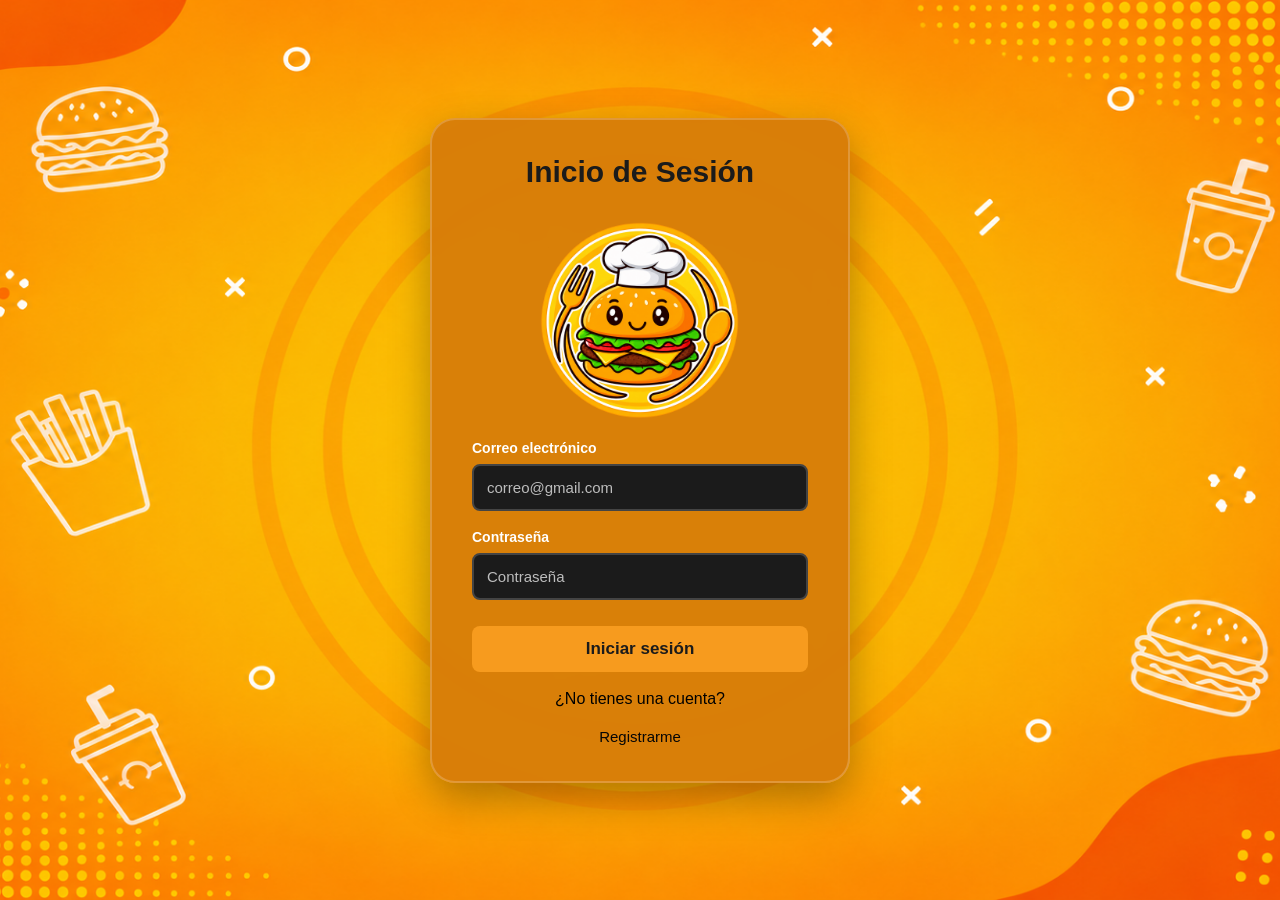
<file: inicio sesion /index.html>
<!DOCTYPE html>
<html lang="es">

<head>
    <meta charset="UTF-8">
    <meta name="viewport" content="width=device-width, initial-scale=1.0">

    <title>Inicio de Sesión</title>

    <link rel="stylesheet" href="style/style.css">
</head>

<body>

    <div class="contenedor">

        <h1>Inicio de Sesión</h1>

        <br>

        <div class="contenedor-logo">
            <img src="./style/img/logoDLRPD.png" alt="logo">
        </div>

        <br>

        <label for="email">Correo electrónico</label>

        <input
            type="email"
            id="email"
            placeholder="correo@gmail.com">


        <label for="password">Contraseña</label>

        <input
            type="password"
            id="password"
            placeholder="Contraseña">


        <button
            type="button"
            class="iniciar">

            Iniciar sesión

        </button>

        <br>
        <br>

        <p>¿No tienes una cuenta?</p>

        <a
            href="../registro de usuario/index.html"
            class="registrarme">

            Registrarme

        </a>

    </div>

    <script src="script/script.js"></script>

</body>

</html>
</file>
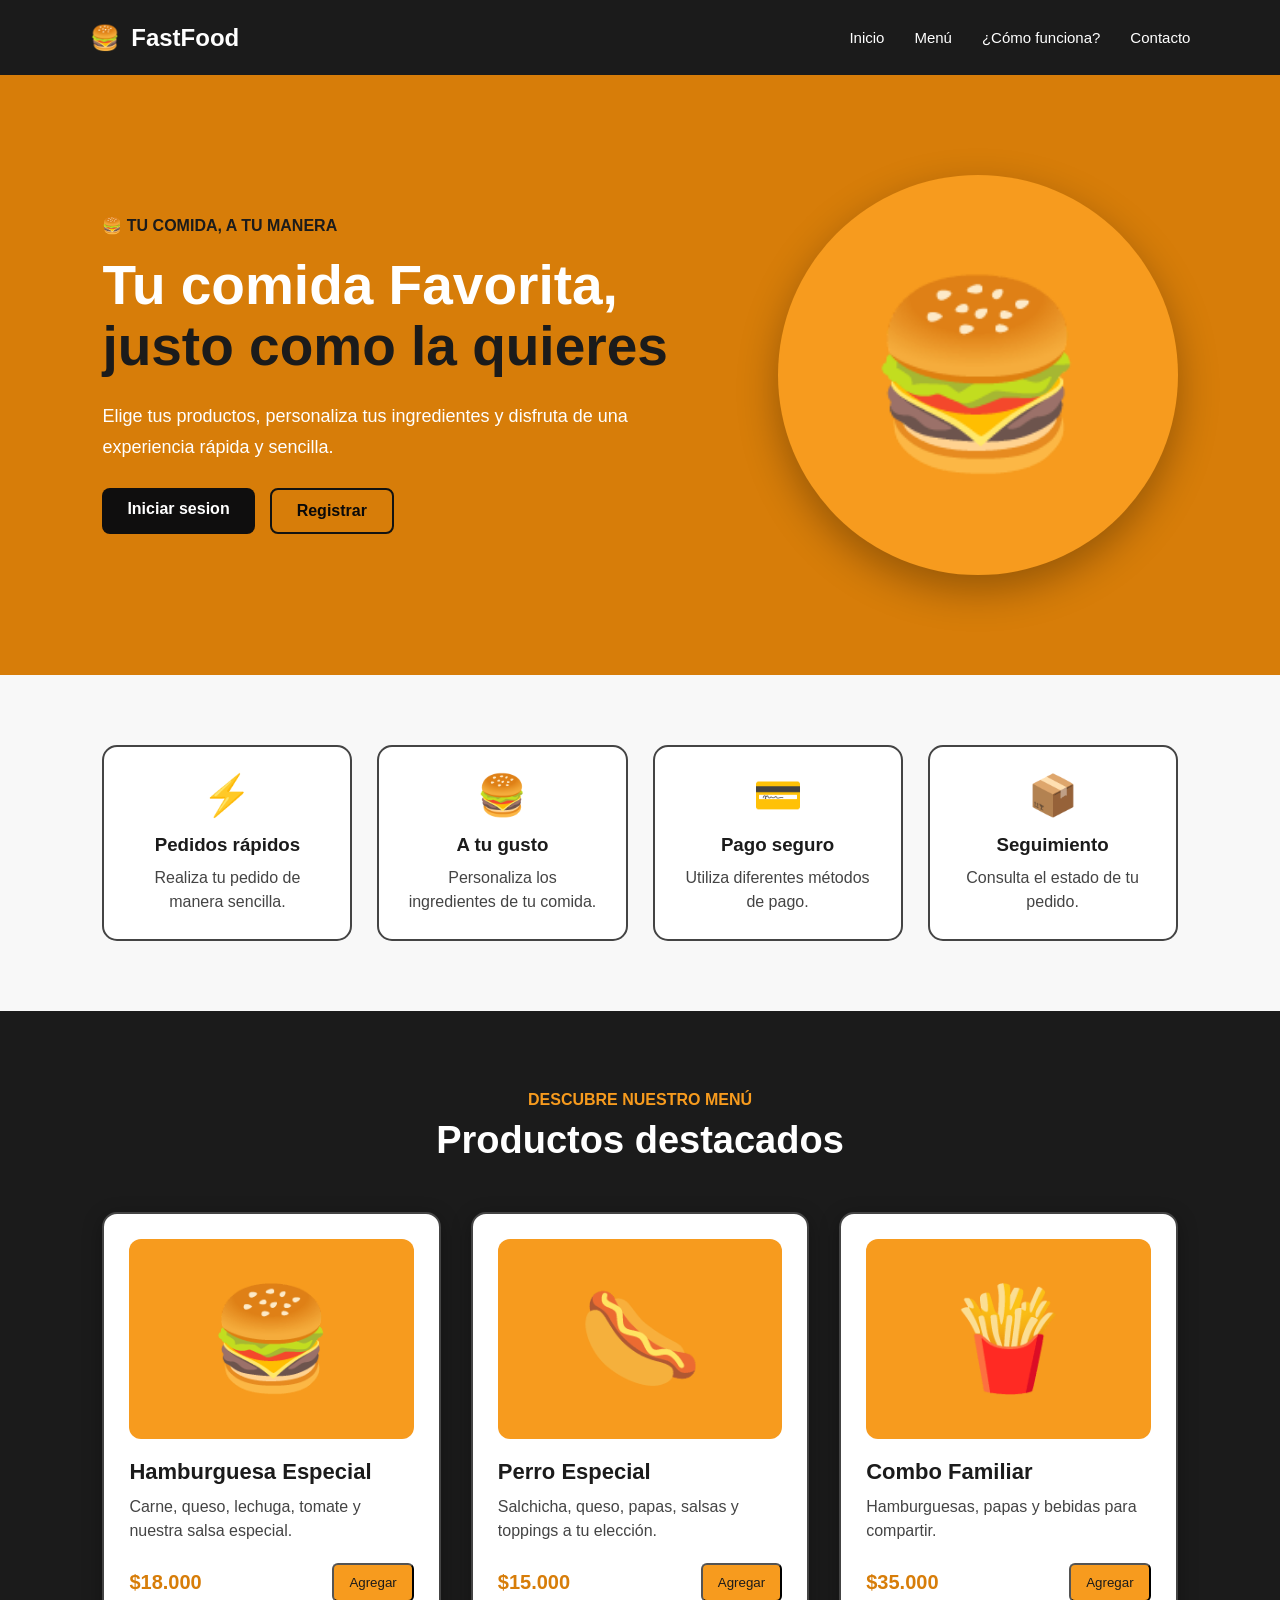
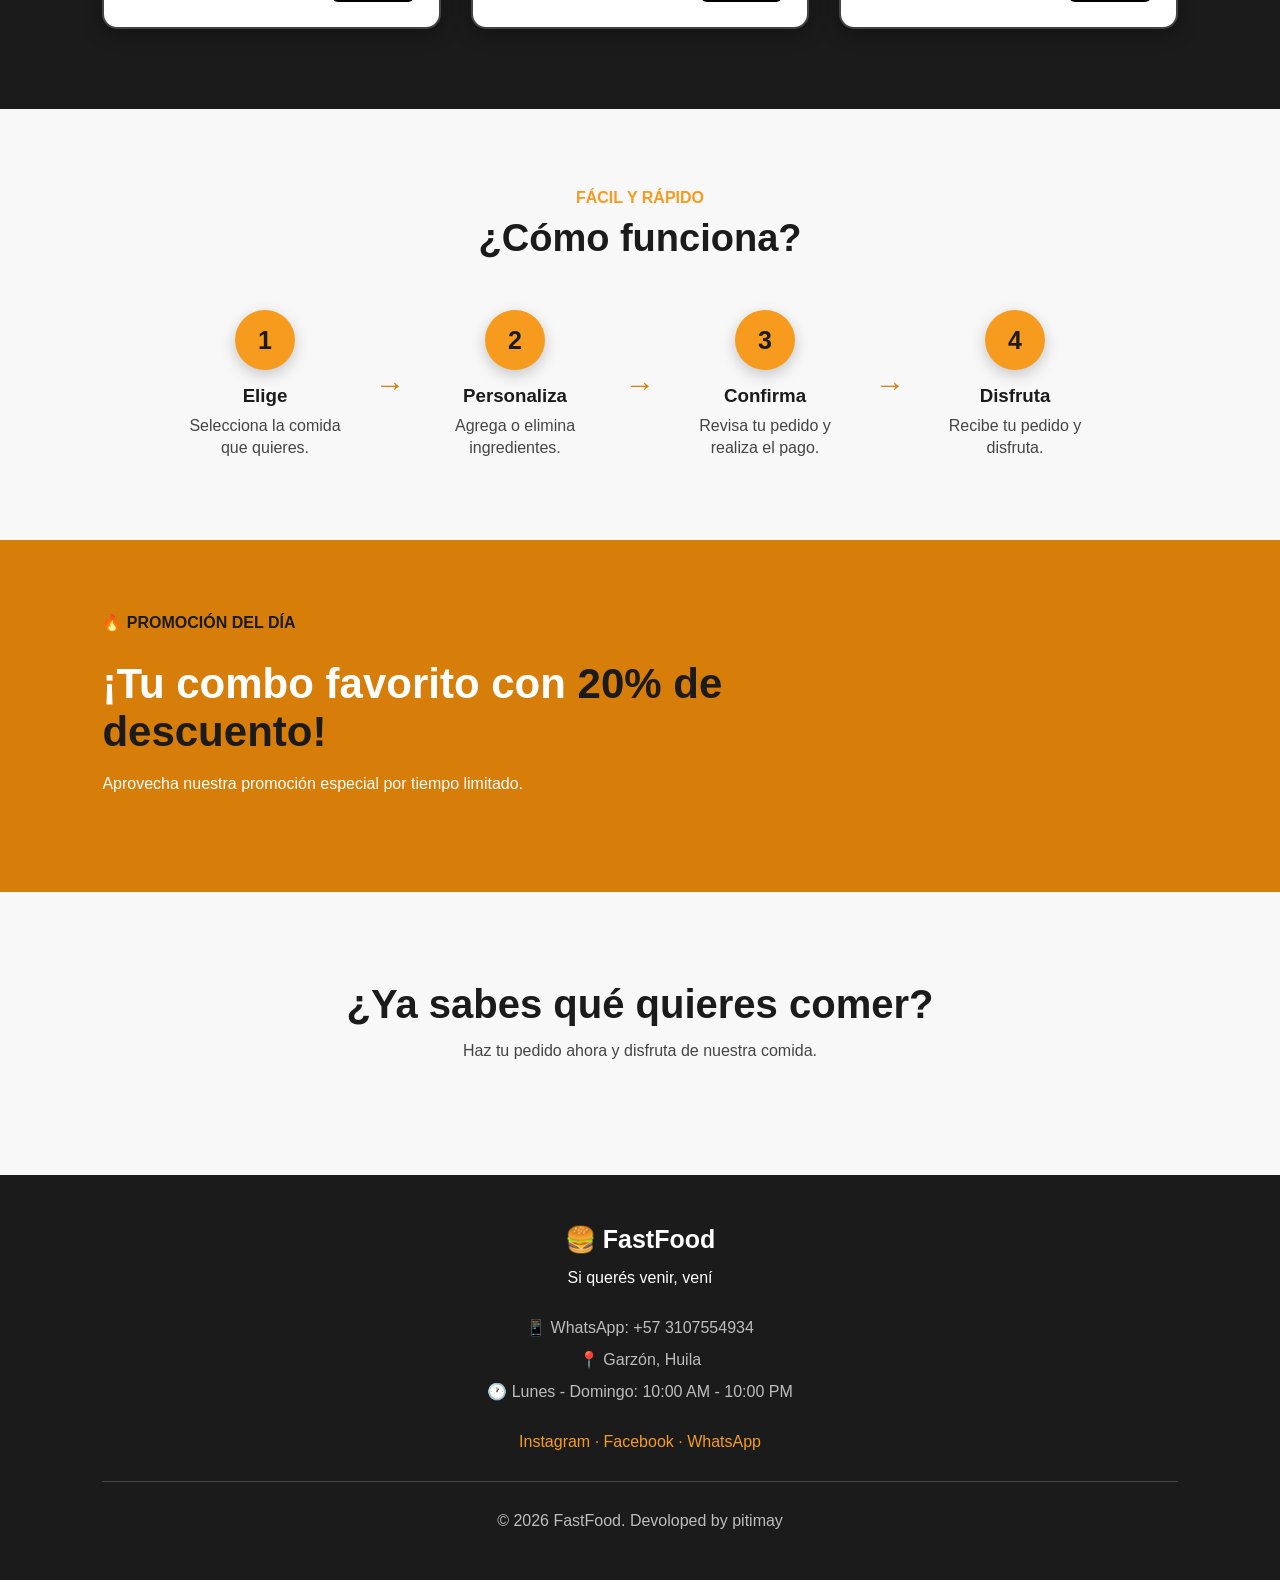
<file: pagina aterrizaje/index.html>
<!DOCTYPE html>
<html lang="es">
<head>
    <meta charset="UTF-8">
    <meta name="viewport" content="width=device-width, initial-scale=1.0">
    <title>FastFood - Comida a tu gusto</title>
    <link rel="stylesheet" href="CSS/styles.css">
</head>

<body>

    <header>
        <div class="logo">
            🍔 <span>FastFood</span>
        </div>

        <nav>
            <a href="#inicio">Inicio</a>
            <a href="#menu">Menú</a>
            <a href="#como-funciona">¿Cómo funciona?</a>
            <a href="#contacto">Contacto</a>
        </nav>

    </header>

    <section class="hero" id="inicio">

        <div class="hero-text">

            <p class="subtitulo">🍔 TU COMIDA, A TU MANERA</p>

            <h1>
                Tu comida Favorita,
                <span>justo como la quieres</span>
            </h1>

            <p>
                Elige tus productos, personaliza tus ingredientes
                y disfruta de una experiencia rápida y sencilla.
            </p>

            <div class="hero-buttons">
                <a href="../inicio sesion /index.html" class="btn-naranja">Iniciar sesion</a>
                <a href="../registro de usuario/index.html" class="btn-boder">Registrar</a>
            </div>

        </div>

        <div class="hero-image">
            <div class="hamburguesa">
                🍔
            </div>
        </div>

    </section>

    <section class="beneficios">

        <div class="beneficio">
            <span>⚡</span>
            <h3>Pedidos rápidos</h3>
            <p>Realiza tu pedido de manera sencilla.</p>
        </div>

        <div class="beneficio">
            <span>🍔</span>
            <h3>A tu gusto</h3>
            <p>Personaliza los ingredientes de tu comida.</p>
        </div>

        <div class="beneficio">
            <span>💳</span>
            <h3>Pago seguro</h3>
            <p>Utiliza diferentes métodos de pago.</p>
        </div>

        <div class="beneficio">
            <span>📦</span>
            <h3>Seguimiento</h3>
            <p>Consulta el estado de tu pedido.</p>
        </div>

    </section>

    <section class="menu" id="menu">

        <div class="titulo-seccion">
            <p>DESCUBRE NUESTRO MENÚ</p>
            <h2>Productos destacados</h2>
        </div>

        <div class="productos">

            <div class="producto">
                <div class="producto-img">🍔</div>

                <h3>Hamburguesa Especial</h3>

                <p>
                    Carne, queso, lechuga, tomate
                    y nuestra salsa especial.
                </p>

                <div class="producto-bottom">
                    <strong>$18.000</strong>
                    <button onclick="agregarProducto('Hamburguesa Especial')">
                        Agregar
                    </button>
                </div>
            </div>


            <div class="producto">
                <div class="producto-img">🌭</div>

                <h3>Perro Especial</h3>

                <p>
                    Salchicha, queso, papas, salsas
                    y toppings a tu elección.
                </p>

                <div class="producto-bottom">
                    <strong>$15.000</strong>
                    <button onclick="agregarProducto('Perro Especial')">
                        Agregar
                    </button>
                </div>
            </div>


            <div class="producto">
                <div class="producto-img">🍟</div>

                <h3>Combo Familiar</h3>

                <p>
                    Hamburguesas, papas y bebidas
                    para compartir.
                </p>

                <div class="producto-bottom">
                    <strong>$35.000</strong>
                    <button onclick="agregarProducto('Combo Familiar')">
                        Agregar
                    </button>
                </div>
            </div>

        </div>

    </section>

    <section class="como-funciona" id="como-funciona">

        <div class="titulo-seccion">
            <p>FÁCIL Y RÁPIDO</p>
            <h2>¿Cómo funciona?</h2>
        </div>

        <div class="pasos">

            <div class="paso">
                <div>1</div>
                <h3>Elige</h3>
                <p>Selecciona la comida que quieres.</p>
            </div>

            <div class="flecha">→</div>

            <div class="paso">
                <div>2</div>
                <h3>Personaliza</h3>
                <p>Agrega o elimina ingredientes.</p>
            </div>

            <div class="flecha">→</div>

            <div class="paso">
                <div>3</div>
                <h3>Confirma</h3>
                <p>Revisa tu pedido y realiza el pago.</p>
            </div>

            <div class="flecha">→</div>

            <div class="paso">
                <div>4</div>
                <h3>Disfruta</h3>
                <p>Recibe tu pedido y disfruta.</p>
            </div>

        </div>

    </section>

    <section class="promocion">

        <div>
            <p>🔥 PROMOCIÓN DEL DÍA</p>

            <h2>
                ¡Tu combo favorito con
                <span>20% de descuento!</span>
            </h2>

            <p>
                Aprovecha nuestra promoción especial
                por tiempo limitado.
            </p>

        </div>

    </section>

    <section class="cta">

        <h2>¿Ya sabes qué quieres comer?</h2>

        <p>
            Haz tu pedido ahora y disfruta
            de nuestra comida.
        </p>

        

    </section>

    <footer id="contacto">

        <div class="footer-logo">
            🍔 FastFood
        </div>

        <p>
            Si querés venir, vení
        </p>

        <div class="contacto">
            📱 WhatsApp: +57 3107554934
            <br>
            📍 Garzón, Huila
            <br>
            🕐 Lunes - Domingo: 10:00 AM - 10:00 PM
        </div>

        <div class="redes">
            Instagram · Facebook · WhatsApp
        </div>

        <hr>

        <p>
            © 2026 FastFood. Devoloped by pitimay
        </p>

    </footer>

    <script src="JS/script.js"></script>

</body>
</html>
</file>
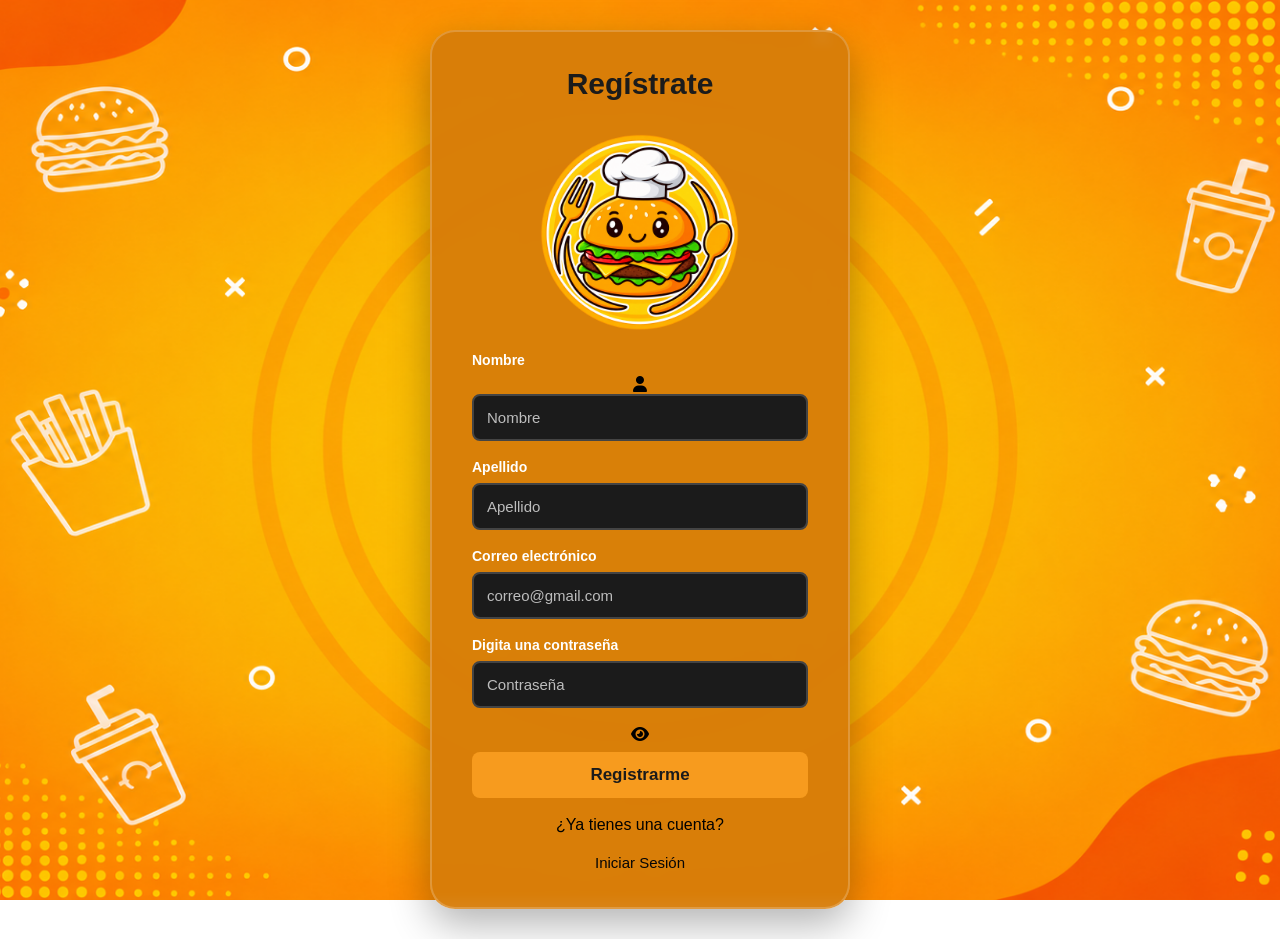
<file: registro de usuario/index.html>
<!DOCTYPE html>
<html lang="es">

<head>
    <meta charset="UTF-8">
    <meta name="viewport" content="width=device-width, initial-scale=1.0">

    <title>Registro Usuario</title>

    <link rel="stylesheet" href="CSS/style.css">

    <link rel="stylesheet"
        href="https://cdnjs.cloudflare.com/ajax/libs/font-awesome/6.5.2/css/all.min.css">
</head>

<body>

    <div class="contenedor">

        <h1>Regístrate</h1>

        <br>

        <div class="contenedor-logo">
            <img src="./CSS/img/logoDLRPD.png" alt="logo">
        </div>

        <br>

        <label for="nombre">Nombre</label>

        <div class="input-box">
            <i class="fa-solid fa-user"></i>

            <input
                type="text"
                id="nombre"
                placeholder="Nombre">
        </div>


        <label for="apellido">Apellido</label>

        <input
            type="text"
            id="apellido"
            placeholder="Apellido">


        <label for="email">Correo electrónico</label>

        <input
            type="email"
            id="email"
            placeholder="correo@gmail.com">


        <label for="password">Digita una contraseña</label>

        <div class="input-box">

            <input
                type="password"
                id="password"
                placeholder="Contraseña">

            <i
                class="fa-solid fa-eye"
                id="togglePassword">
            </i>

        </div>


        <button
            type="button"
            class="registro">

            Registrarme

        </button>

        <br>
        <br>

        <p>¿Ya tienes una cuenta?</p>

        <a
            href="../inicio sesion /index.html"
            class="IniciarSesion">

            Iniciar Sesión

        </a>

    </div>

    <script src="JS/script.js"></script>

</body>

</html>
</file>
<file: inicio sesion /style/style.css>
* {
  margin: 0;
  padding: 0;
  box-sizing: border-box;
  font-family: Arial, sans-serif;
}

body {
  min-height: 100vh;

  display: flex;
  justify-content: center;
  align-items: center;

  background-image: url(./img/imgFondo.png);
  background-size: cover;
  background-position: center;
  background-repeat: no-repeat;
  background-attachment: fixed;

  padding: 30px;
}


.contenedor {
  width: 420px;
  max-width: 100%;

  background: rgba(215, 125, 9, 0.95);

  padding: 35px 40px;

  border-radius: 25px;

  text-align: center;

  box-shadow: 0 15px 40px rgba(0, 0, 0, 0.30);

  border: 2px solid rgba(255, 255, 255, 0.2);

  backdrop-filter: blur(5px);

  transition: 0.3s ease;
}

.contenedor:hover {
  box-shadow: 0 0 35px rgba(247, 155, 30, 0.55);
  transform: translateY(-3px);
}


.contenedor h1 {
  color: #1B1B1B;
  font-size: 30px;
  margin-bottom: 30px;
}

label {
  display: block;
  text-align: left;

  margin-bottom: 8px;

  color: #FFFFFF;

  font-weight: bold;
  font-size: 14px;
}


input {
  width: 100%;

  padding: 13px;

  margin-bottom: 18px;

  border: 2px solid #444444;

  border-radius: 8px;

  font-size: 15px;

  background: #1B1B1B;

  color: #F8F8F8;

  transition: 0.3s;
}

input::placeholder {
  color: #BDBDBD;
}

input:focus {
  outline: none;

  border-color: #F79B1E;

  box-shadow: 0 0 8px rgba(247, 155, 30, 0.6);
}


.iniciar {
  width: 100%;

  padding: 13px;

  margin-top: 8px;

  border: none;

  border-radius: 8px;

  background: #F79B1E;

  color: #1B1B1B;

  font-size: 17px;

  font-weight: bold;

  cursor: pointer;

  transition: 0.3s;
}

.iniciar:hover {
  background: #FFB43A;

  transform: scale(1.03);
}

.registrarme {
  display: inline-block;

  margin-top: 20px;

  color: #060606;

  text-decoration: none;

  font-size: 15px;

  transition: 0.3s;
}

.registrarme:hover {
  color: #FFFFFF;

  text-decoration: underline;
}
.contenedor-logo {
  width: 150px;
  height: 150px;
  margin: 10px auto 25px;

  background: transparent !important;
  border: none !important;
  box-shadow: none !important;

  padding: 0 !important;

  display: flex;
  justify-content: center;
  align-items: center;
}

.contenedor-logo img {
  width: 200%;
  height: 200%;
  object-fit: contain;
  display: block;
}
</file>
<file: pagina aterrizaje/CSS/styles.css>
* {
    margin: 0;
    padding: 0;
    box-sizing: border-box;
}

html {
    scroll-behavior: smooth;
}

body {
    font-family: Arial, sans-serif;
    background: #F8F8F8;
    color: #1B1B1B;
}

header {
    width: 100%;
    height: 75px;
    padding: 0 7%;

    display: flex;
    align-items: center;
    justify-content: space-between;

    background: #1B1B1B;

    position: sticky;
    top: 0;
    z-index: 1000;
}

.logo {
    color: #FFFFFF;
    font-size: 24px;
    font-weight: bold;
}

.logo span {
    margin-left: 5px;
}

nav {
    display: flex;
    gap: 30px;
}

nav a {
    color: #FFFFFF;
    text-decoration: none;
    font-size: 15px;

    transition: 0.3s;
}

nav a:hover {
    color: #F79B1E;
}

.btn-pedido {
    background: #F79B1E;
    color: #1B1B1B;

    padding: 12px 20px;

    border-radius: 8px;

    transition: 0.3s;
}

.btn-pedido:hover {
    background: #FFB43A;
    transform: scale(1.03);
}

.hero {
    min-height: 600px;

    padding: 70px 8%;

    display: flex;
    align-items: center;
    justify-content: space-between;

    background: #D77D09;
}

.hero-text {
    max-width: 600px;
}

.subtitulo {
    color: #1B1B1B;

    font-weight: bold;

    margin-bottom: 20px;
}

.hero h1 {
    color: #FFFFFF;

    font-size: 55px;

    line-height: 1.1;

    margin-bottom: 25px;
}

.hero h1 span {
    color: #1B1B1B;
}

.hero-text > p:not(.subtitulo) {
    color: #FFFFFF;

    font-size: 18px;

    line-height: 1.7;
}

.hero-buttons {
    display: flex;

    gap: 15px;

    margin-top: 30px;
}

.btn-principal {
    background: #F79B1E;
    color: #1B1B1B;

    padding: 15px 25px;

    border-radius: 8px;

    transition: 0.3s;
}

.btn-principal:hover {
    background: #FFB43A;

    transform: scale(1.03);
}

.btn-secundario {
    background: transparent;

    border: 2px solid #FFFFFF;

    color: #FFFFFF;

    padding: 13px 25px;

    border-radius: 8px;

    transition: 0.3s;
}

.btn-secundario:hover {
    background: #FFFFFF;

    color: #1B1B1B;
}


.hero-image {
    width: 400px;
    height: 400px;

    border-radius: 50%;

    background: #F79B1E;

    display: flex;

    justify-content: center;
    align-items: center;

    box-shadow: 0 15px 40px rgba(0, 0, 0, 0.30);
}

.hamburguesa {
    font-size: 180px;
}


.beneficios {
    padding: 70px 8%;

    display: grid;

    grid-template-columns: repeat(4, 1fr);

    gap: 25px;

    background: #F8F8F8;
}

.beneficio {
    text-align: center;

    padding: 25px;

    background: #FFFFFF;

    border-radius: 15px;

    border: 2px solid #444444;

    transition: 0.3s;
}

.beneficio:hover {
    transform: translateY(-5px);

    border-color: #F79B1E;

    box-shadow: 0 0 20px rgba(247, 155, 30, 0.30);
}

.beneficio span {
    font-size: 40px;
}

.beneficio h3 {
    color: #1B1B1B;

    margin: 15px 0 10px;
}

.beneficio p {
    color: #444444;

    line-height: 1.5;
}


.titulo-seccion {
    text-align: center;

    margin-bottom: 50px;
}

.titulo-seccion p {
    color: #F79B1E;

    font-weight: bold;
}

.titulo-seccion h2 {
    color: #1B1B1B;

    font-size: 38px;

    margin-top: 10px;
}

.menu {
    padding: 80px 8%;

    background: #1B1B1B;
}

.menu .titulo-seccion h2 {
    color: #FFFFFF;
}

.productos {
    display: grid;

    grid-template-columns: repeat(3, 1fr);

    gap: 30px;
}

.producto {
    background: #FFFFFF;

    padding: 25px;

    border-radius: 15px;

    border: 2px solid #444444;

    box-shadow: 0 5px 20px rgba(0, 0, 0, 0.30);

    transition: 0.3s;
}

.producto:hover {
    transform: translateY(-5px);

    border-color: #F79B1E;

    box-shadow: 0 0 25px rgba(247, 155, 30, 0.40);
}

.producto-img {
    height: 200px;

    border-radius: 12px;

    background: #F79B1E;

    display: flex;

    justify-content: center;
    align-items: center;

    font-size: 100px;
}

.producto h3 {
    color: #1B1B1B;

    font-size: 22px;

    margin: 20px 0 10px;
}

.producto p {
    color: #444444;

    line-height: 1.5;

    margin-bottom: 20px;
}

.producto-bottom {
    display: flex;

    align-items: center;
    justify-content: space-between;
}

.producto-bottom strong {
    font-size: 20px;

    color: #D77D09;
}

.producto-bottom button {
    background: #F79B1E;

    color: #1B1B1B;

    padding: 10px 15px;

    border-radius: 6px;

    transition: 0.3s;
}

.producto-bottom button:hover {
    background: #FFB43A;

    transform: scale(1.03);
}


.como-funciona {
    padding: 80px 8%;

    background: #F8F8F8;
}

.pasos {
    display: flex;

    justify-content: center;
    align-items: center;

    gap: 20px;
}

.paso {
    text-align: center;

    max-width: 180px;
}

.paso > div {
    width: 60px;
    height: 60px;

    margin: auto;

    border-radius: 50%;

    background: #F79B1E;

    color: #1B1B1B;

    display: flex;

    justify-content: center;
    align-items: center;

    font-size: 25px;

    font-weight: bold;

    box-shadow: 0 5px 15px rgba(0, 0, 0, 0.20);
}

.paso h3 {
    color: #1B1B1B;

    margin: 15px 0 8px;
}

.paso p {
    color: #444444;

    line-height: 1.4;
}

.flecha {
    font-size: 30px;

    color: #D77D09;
}


.promocion {
    padding: 70px 8%;

    background: #D77D09;

    color: #FFFFFF;
}

.promocion div {
    max-width: 700px;
}

.promocion p:first-child {
    color: #1B1B1B;

    font-weight: bold;
}

.promocion h2 {
    color: #FFFFFF;

    font-size: 42px;

    margin: 15px 0;
}

.promocion h2 span {
    color: #1B1B1B;
}

.promocion p {
    line-height: 1.6;

    margin-bottom: 25px;
}

.promocion button {
    background: #F79B1E;

    color: #1B1B1B;

    padding: 15px 25px;

    border-radius: 8px;

    transition: 0.3s;
}

.promocion button:hover {
    background: #FFB43A;

    transform: scale(1.03);
}


.cta {
    padding: 90px 8%;

    text-align: center;

    background: #F8F8F8;
}

.cta h2 {
    color: #1B1B1B;

    font-size: 40px;

    margin-bottom: 15px;
}

.cta p {
    color: #444444;

    margin-bottom: 25px;
}

.cta button {
    background: #F79B1E;

    color: #1B1B1B;

    padding: 15px 25px;

    border-radius: 8px;

    transition: 0.3s;
}

.cta button:hover {
    background: #FFB43A;

    transform: scale(1.03);
}


footer {
    background: #1B1B1B;

    color: #FFFFFF;

    padding: 50px 8%;

    text-align: center;
}

.footer-logo {
    color: #FFFFFF;

    font-size: 25px;

    font-weight: bold;

    margin-bottom: 15px;
}

.contacto {
    margin: 25px 0;

    line-height: 2;

    color: #BDBDBD;
}

.redes {
    margin: 20px 0;

    color: #F79B1E;
}

footer hr {
    border: none;

    border-top: 1px solid #444444;

    margin: 30px 0;
}

footer > p:last-child {
    color: #BDBDBD;
}

@media (max-width: 900px) {

    header {
        padding: 0 5%;
    }

    nav {
        display: none;
    }

    .hero {
        flex-direction: column;

        text-align: center;

        gap: 50px;
    }

    .hero h1 {
        font-size: 40px;
    }

    .hero-buttons {
        justify-content: center;
    }

    .hero-image {
        width: 280px;
        height: 280px;
    }

    .hamburguesa {
        font-size: 120px;
    }

    .beneficios {
        grid-template-columns: repeat(2, 1fr);
    }

    .productos {
        grid-template-columns: 1fr;
    }

    .pasos {
        flex-direction: column;
    }

    .flecha {
        transform: rotate(90deg);
    }
}


@media (max-width: 600px) {

    .beneficios {
        grid-template-columns: 1fr;
    }

    .hero {
        padding: 50px 5%;
    }

    .hero h1 {
        font-size: 34px;
    }

    .hero-buttons {
        flex-direction: column;
    }

    .titulo-seccion h2 {
        font-size: 30px;
    }

    .promocion h2 {
        font-size: 32px;
    }

    .cta h2 {
        font-size: 30px;
    }

    .btn-principal,
    .btn-secundario {
        width: 100%;
    }

}
.hero-buttons {
    display: flex;
    gap: 15px;
    margin-top: 25px;
}


.btn-naranja {
    display: inline-block;
    padding: 12px 25px;
    background-color: #0f0e0e;
    color: white;
    text-decoration: none;
    border-radius: 8px;
    font-weight: bold;
    transition: 0.3s;
}


.btn-naranja:hover {
    background-color: #070707;
    transform: translateY(-2px);
}


.btn-boder {
    display: inline-block;
    padding: 12px 25px;
    background-color: transparent;
    color: rgb(10, 9, 9);
    text-decoration: none;
    border: 2px solid #121211;
    border-radius: 8px;
    font-weight: bold;
    transition: 0.3s;
}

.btn-boder:hover {
    background-color: #060606;
    color: white;
    transform: translateY(-2px);
}
</file>
<file: registro de usuario/CSS/style.css>
* {
  margin: 0;
  padding: 0;
  box-sizing: border-box;
  font-family: Arial, sans-serif;
}

body {
  min-height: 100vh;

  display: flex;
  justify-content: center;
  align-items: center;

  background-image: url(./img/imgFondo.png);
  background-size: cover;
  background-position: center;
  background-repeat: no-repeat;
  background-attachment: fixed;

  padding: 30px;
}

.contenedor {
  width: 420px;
  max-width: 100%;

  background: rgba(215, 125, 9, 0.95);

  padding: 35px 40px;

  border-radius: 25px;

  text-align: center;

  box-shadow: 0 15px 40px rgba(0, 0, 0, 0.30);

  border: 2px solid rgba(255, 255, 255, 0.2);

  backdrop-filter: blur(5px);

  transition: 0.3s ease;
}

.contenedor:hover {
  box-shadow: 0 0 35px rgba(247, 155, 30, 0.55);
  transform: translateY(-3px);
}

.contenedor h1 {
  color: #1B1B1B;
  font-size: 30px;
  margin-bottom: 30px;
}

label {
  display: block;
  text-align: left;

  margin-bottom: 8px;

  color: #FFFFFF;

  font-weight: bold;
  font-size: 14px;
}

input {
  width: 100%;

  padding: 13px;

  margin-bottom: 18px;

  border: 2px solid #444444;

  border-radius: 8px;

  font-size: 15px;

  background: #1B1B1B;

  color: #F8F8F8;

  transition: 0.3s;
}

input::placeholder {
  color: #BDBDBD;
}

input:focus {
  outline: none;

  border-color: #F79B1E;

  box-shadow: 0 0 8px rgba(247, 155, 30, 0.6);
}

.registro {
  width: 100%;

  padding: 13px;

  margin-top: 8px;

  border: none;

  border-radius: 8px;

  background: #F79B1E;

  color: #1B1B1B;

  font-size: 17px;

  font-weight: bold;

  cursor: pointer;

  transition: 0.3s;
}

.registro:hover {
  background: #FFB43A;

  transform: scale(1.03);
}

.IniciarSesion {
  display: inline-block;

  margin-top: 20px;

  color: #060606;

  text-decoration: none;

  font-size: 15px;

  transition: 0.3s;
}

.IniciarSesion:hover {
  color: #FFFFFF;

  text-decoration: underline;
}
.contenedor-logo {
  width: 150px;
  height: 150px;
  margin: 10px auto 25px;

  background: transparent !important;
  border: none !important;
  box-shadow: none !important;

  padding: 0 !important;

  display: flex;
  justify-content: center;
  align-items: center;
}

.contenedor-logo img {
  width: 200%;
  height: 200%;
  object-fit: contain;
  display: block;
}
</file>
